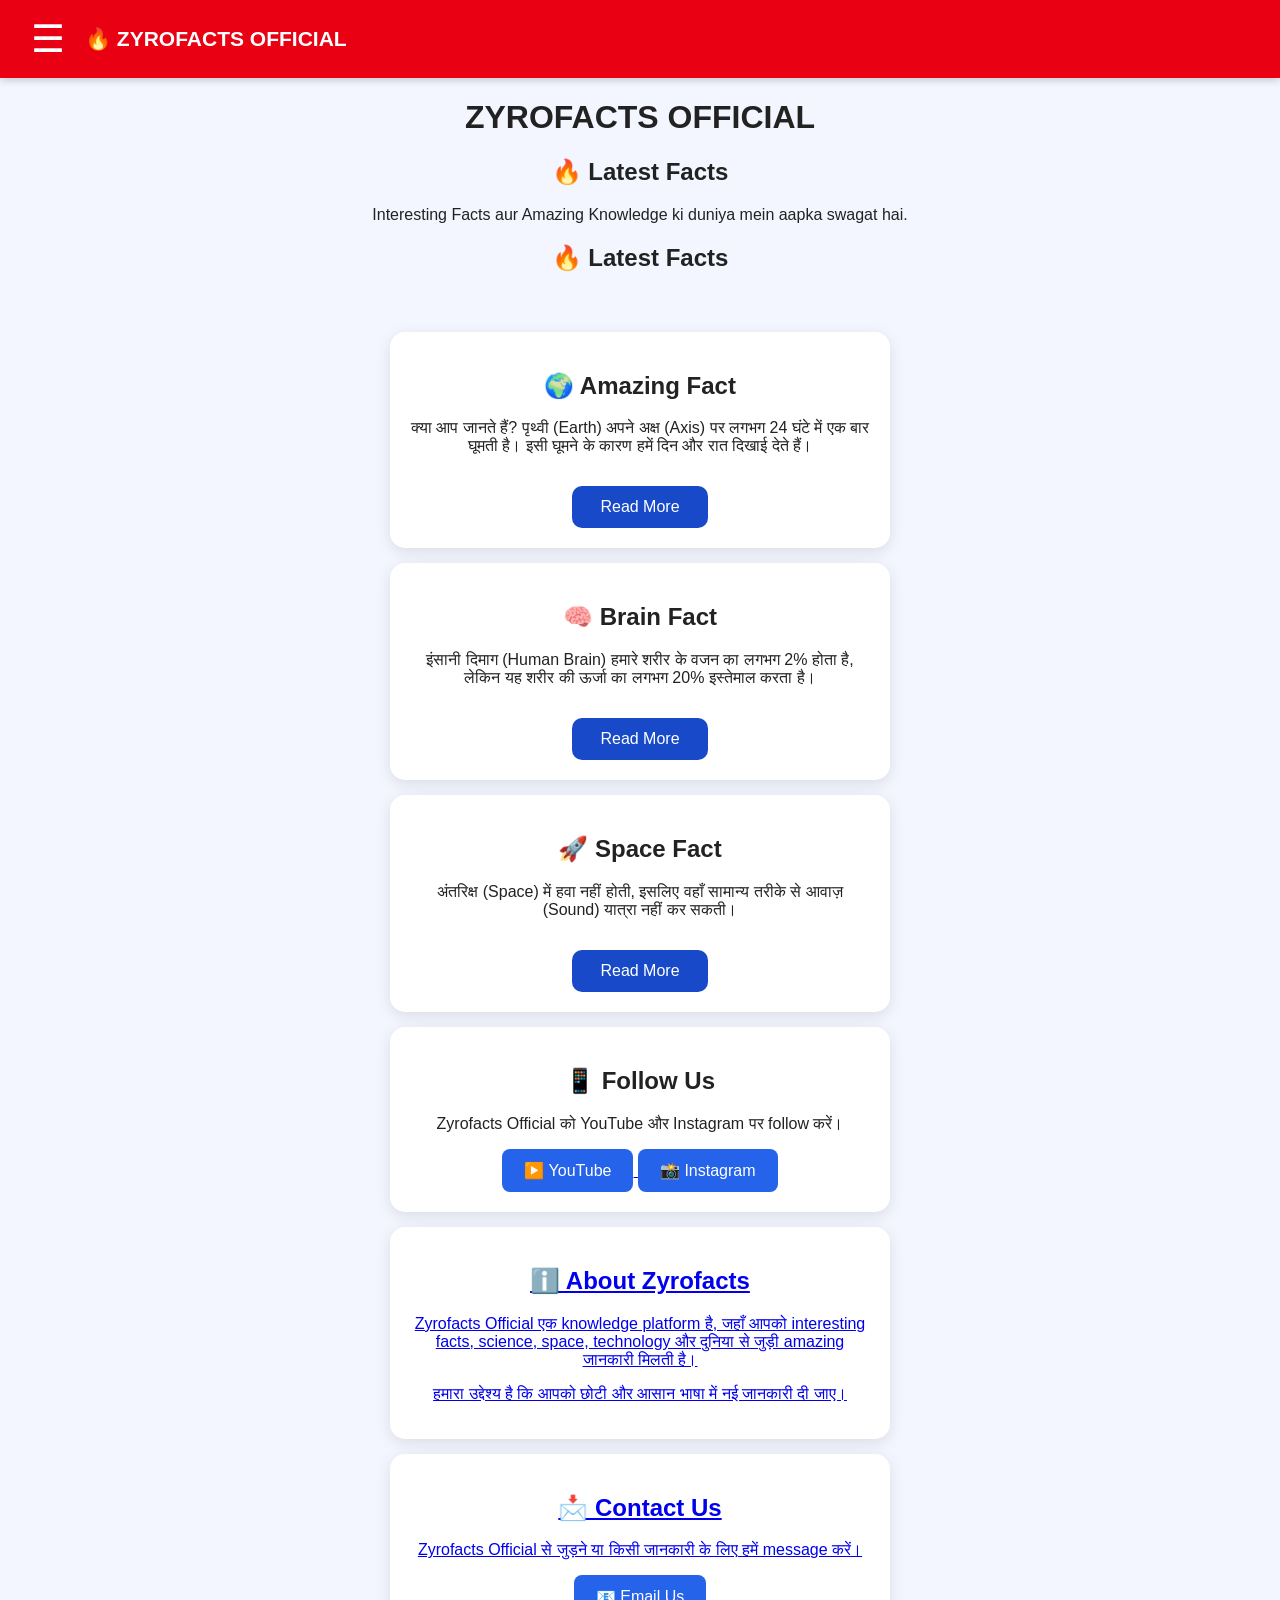
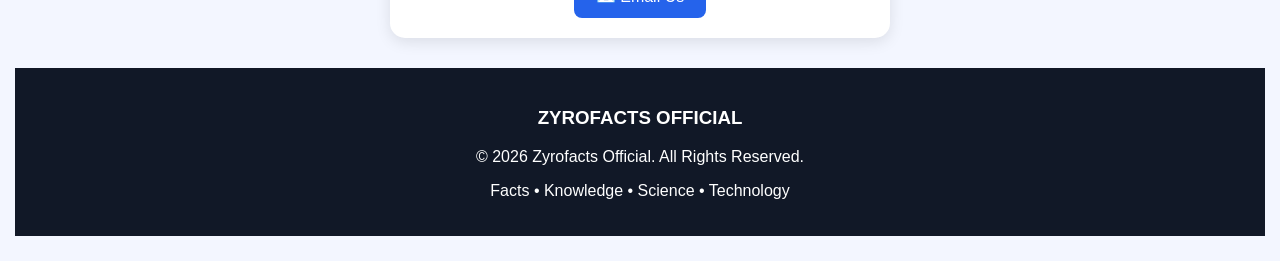
<file: index.html>
<!DOCTYPE html>
<html lang="hi">
<head>
    <meta charset="UTF-8">
    <meta name="viewport" content="width=device-width, initial-scale=1.0">
    <title>Zyrofacts Official</title>
  <link rel="stylesheet" href="style.css">
</head>

<body>
<header class="top-header">

    <button class="menu-button" onclick="toggleMenu()">☰</button>

    <div class="site-logo">
        🔥 ZYROFACTS OFFICIAL
    </div>

</header>

<div id="side-menu" class="side-menu">

    <a href="#home" onclick="togglemenu()">🏠 Home</a>
    <a href="#facts" onclick="toggleMenu()">🔥 Facts</a>
    <a href="#about" onclick="toggleMenu()">ℹ️ About</a>
    <a href="#contact" onclick="toggleMenu()">📩 Contact</a>

    <a href="https://youtube.com/@zyrofacts_01" target="_blank">
        ▶️ YouTube
    </a>

    <a href="https://instagram.com/mr_romit_yt" target="_blank">
        📷 Instagram
    </a>

</div>
    <h1 id="home">ZYROFACTS OFFICIAL</h1>

    <h2 id="facts">🔥 Latest Facts</h2>

    <p>Interesting Facts aur Amazing Knowledge ki duniya mein aapka swagat hai.</p>

    <h2>🔥 Latest Facts</h2>

    <div class="container">

    <div class="card">
    <h2>🌍 Amazing Fact</h2>

    <p>
        क्या आप जानते हैं? पृथ्वी (Earth) अपने अक्ष (Axis) पर
        लगभग 24 घंटे में एक बार घूमती है। इसी घूमने के कारण
        हमें दिन और रात दिखाई देते हैं।
    </p>

    <a href="fact.html" class="read-more">Read More</a>
    </div>

    <div class="card">
    <h2>🧠 Brain Fact</h2>

    <p>
        इंसानी दिमाग (Human Brain) हमारे शरीर के वजन का लगभग
        2% होता है, लेकिन यह शरीर की ऊर्जा का लगभग 20% इस्तेमाल करता है।
    </p>

    <a href="brain.html" class="read-more">Read More</a>
    </div>

    <div class="card">
    <h2>🚀 Space Fact</h2>

    <p>
        अंतरिक्ष (Space) में हवा नहीं होती, इसलिए वहाँ सामान्य तरीके से
        आवाज़ (Sound) यात्रा नहीं कर सकती।
    </p>

    <a href="space.html" class="read-more">Read More</a>
    </div>

    </>

    <div class="card">
    <h2>📱 Follow Us</h2>

    <p>
        Zyrofacts Official को YouTube और Instagram पर follow करें।
    </p>

    <a href="https://youtube.com/@zyrofacts_01" target="_blank">
        <button>▶️ YouTube</button>
    </>

    <a href="https://instagram.com/mr_romit_yt" target="_blank">
        <button>📸 Instagram</button>
    </>
    </div>
      <div class="card" id="about">
    <h2>ℹ️ About Zyrofacts</h2>

    <p>
        Zyrofacts Official एक knowledge platform है,
        जहाँ आपको interesting facts, science, space,
        technology और दुनिया से जुड़ी amazing जानकारी मिलती है।
    </p>

    <p>
        हमारा उद्देश्य है कि आपको छोटी और आसान भाषा में
        नई जानकारी दी जाए।
    </p>
      </div>
      <div class="card" id="contact">
    <h2>📩 Contact Us</h2>

    <p>
        Zyrofacts Official से जुड़ने या किसी जानकारी के लिए
        हमें message करें।
    </p>

    <a href="mailto:romitrana56@gmail.com">
        <button>📧 Email Us</button>
    </a>
      </div>
      <footer>
    <h3>ZYROFACTS OFFICIAL</h3>

    <p>© 2026 Zyrofacts Official. All Rights Reserved.</p>

    <p>Facts • Knowledge • Science • Technology</p>
      </footer>

        <script>
function toggleMenu() {
    const menu = document.getElementById("side-menu");
    const button = document.querySelector(".menu-button");

    if (menu.style.display === "block") {
        menu.style.display = "none";
        button.innerHTML = "☰";
    } else {
        menu.style.display = "block";
        button.innerHTML = "✕";
    }
}

function closeMenu() {
    const menu = document.getElementById("side-menu");
    const button = document.querySelector(".menu-button");

    menu.style.display = "none";
    button.innerHTML = "☰";
}

document.addEventListener("click", function(event) {
    const menu = document.getElementById("side-menu");
    const button = document.querySelector(".menu-button");

    if (
        menu.style.display === "block" &&
        !menu.contains(event.target) &&
        !button.contains(event.target)
    ) {
        closeMenu();
    }
});
        </script>
</body>
</html>
</file>
<file: style.css>
* {
    box-sizing: border-box;
}

body {
    margin: 0;
    font-family: Arial, sans-serif;
    background: #f3f6ff;
    color: #222;
    text-align: center;
}

header {
    background: #111827;
    color: white;
    padding: 25px 15px;
}

header h1 {
    margin: 0;
    font-size: 28px;
}

nav {
    background: #2563eb;
    padding: 14px 5px;
}

nav a {
    color: white;
    text-decoration: none;
    margin: 0 8px;
    font-weight: bold;
}

.container {
    padding: 25px 15px;
}

.card {
    background: white;
    margin: 15px auto;
    padding: 20px;
    max-width: 500px;
    border-radius: 15px;
    box-shadow: 0 4px 15px rgba(0,0,0,0.10);
}

button {
    background: #2563eb;
    color: white;
    border: none;
    padding: 12px 22px;
    border-radius: 8px;
    font-size: 16px;
}

footer {
    background: #111827;
    color: white;
    padding: 20px;
    margin-top: 30px;
}
.read-more {
    display: inline-block;
    background: #1749c9;
    color: white;
    padding: 12px 28px;
    border-radius: 10px;
    text-decoration: none;
    font-size: 16px;
    margin-top: 15px;
}

.read-more:hover {
    background: #0d35a0;
}
/* FACT DETAILS PAGE */

.fact-page {
    max-width: 900px;
    margin: 50px auto;
    padding: 20px;
}

.fact-page > h1 {
    text-align: center;
    font-size: 36px;
    margin-bottom: 30px;
}

.fact-detail-card {
    background: white;
    padding: 30px;
    border-radius: 18px;
    box-shadow: 0 8px 25px rgba(0,0,0,0.12);
}

.fact-detail-card h2 {
    font-size: 28px;
    margin-bottom: 20px;
}

.fact-detail-card p {
    font-size: 18px;
    line-height: 1.8;
    margin-bottom: 18px;
}

.fact-image {
    width: 100%;
    max-height: 400px;
    object-fit: cover;
    border-radius: 15px;
    margin-bottom: 25px;
}

.back-button {
    display: inline-block;
    background: #111827;
    color: white;
    padding: 12px 22px;
    border-radius: 10px;
    text-decoration: none;
    font-size: 16px;
    margin-top: 15px;
}

.back-button:hover {
    background: #2563eb;
}/* ===== ZYROFACTS HEADER ===== */

.top-header {
    height: 78px;
    background: #e90012;
    color: white;
    display: flex;
    align-items: center;
    padding: 0 20px;
    position: sticky;
    top: 0;
    z-index: 1001;
    box-shadow: 0 2px 8px rgba(0,0,0,0.2);
}

.menu-button {
    background: transparent;
    border: none;
    color: white;
    font-size: 38px;
    width: 55px;
    padding: 0;
    cursor: pointer;
}

.site-logo {
    color: white;
    font-size: 21px;
    font-weight: bold;
    margin-left: 10px;
}

/* ===== SIDE MENU ===== */

.side-menu {
    display: none;
    position: fixed;
    top: 78px;
    left: 0;
    width: 80%;
    max-width: 420px;
    height: calc(100vh - 78px);
    background: #fff9e9;
    z-index: 1000;
    box-shadow: 5px 0 18px rgba(0,0,0,0.2);
    overflow-y: auto;
}

.side-menu a {
    display: flex;
    align-items: center;
    min-height: 72px;
    padding: 0 28px;
    color: #222;
    background: #fff9e9;
    text-decoration: none;
    font-size: 21px;
    font-weight: 600;
    border-bottom: 1px solid #ded7c8;
}

.side-menu a:hover {
    background: #f5ecd8;
}

/* MOBILE */

@media (max-width: 600px) {

    .top-header {
        height: 78px;
    }

    .menu-button {
        font-size: 38px;
    }

    .site-logo {
        font-size: 20px;
    }

    .side-menu {
        width: 82%;
    }
}
</file>
